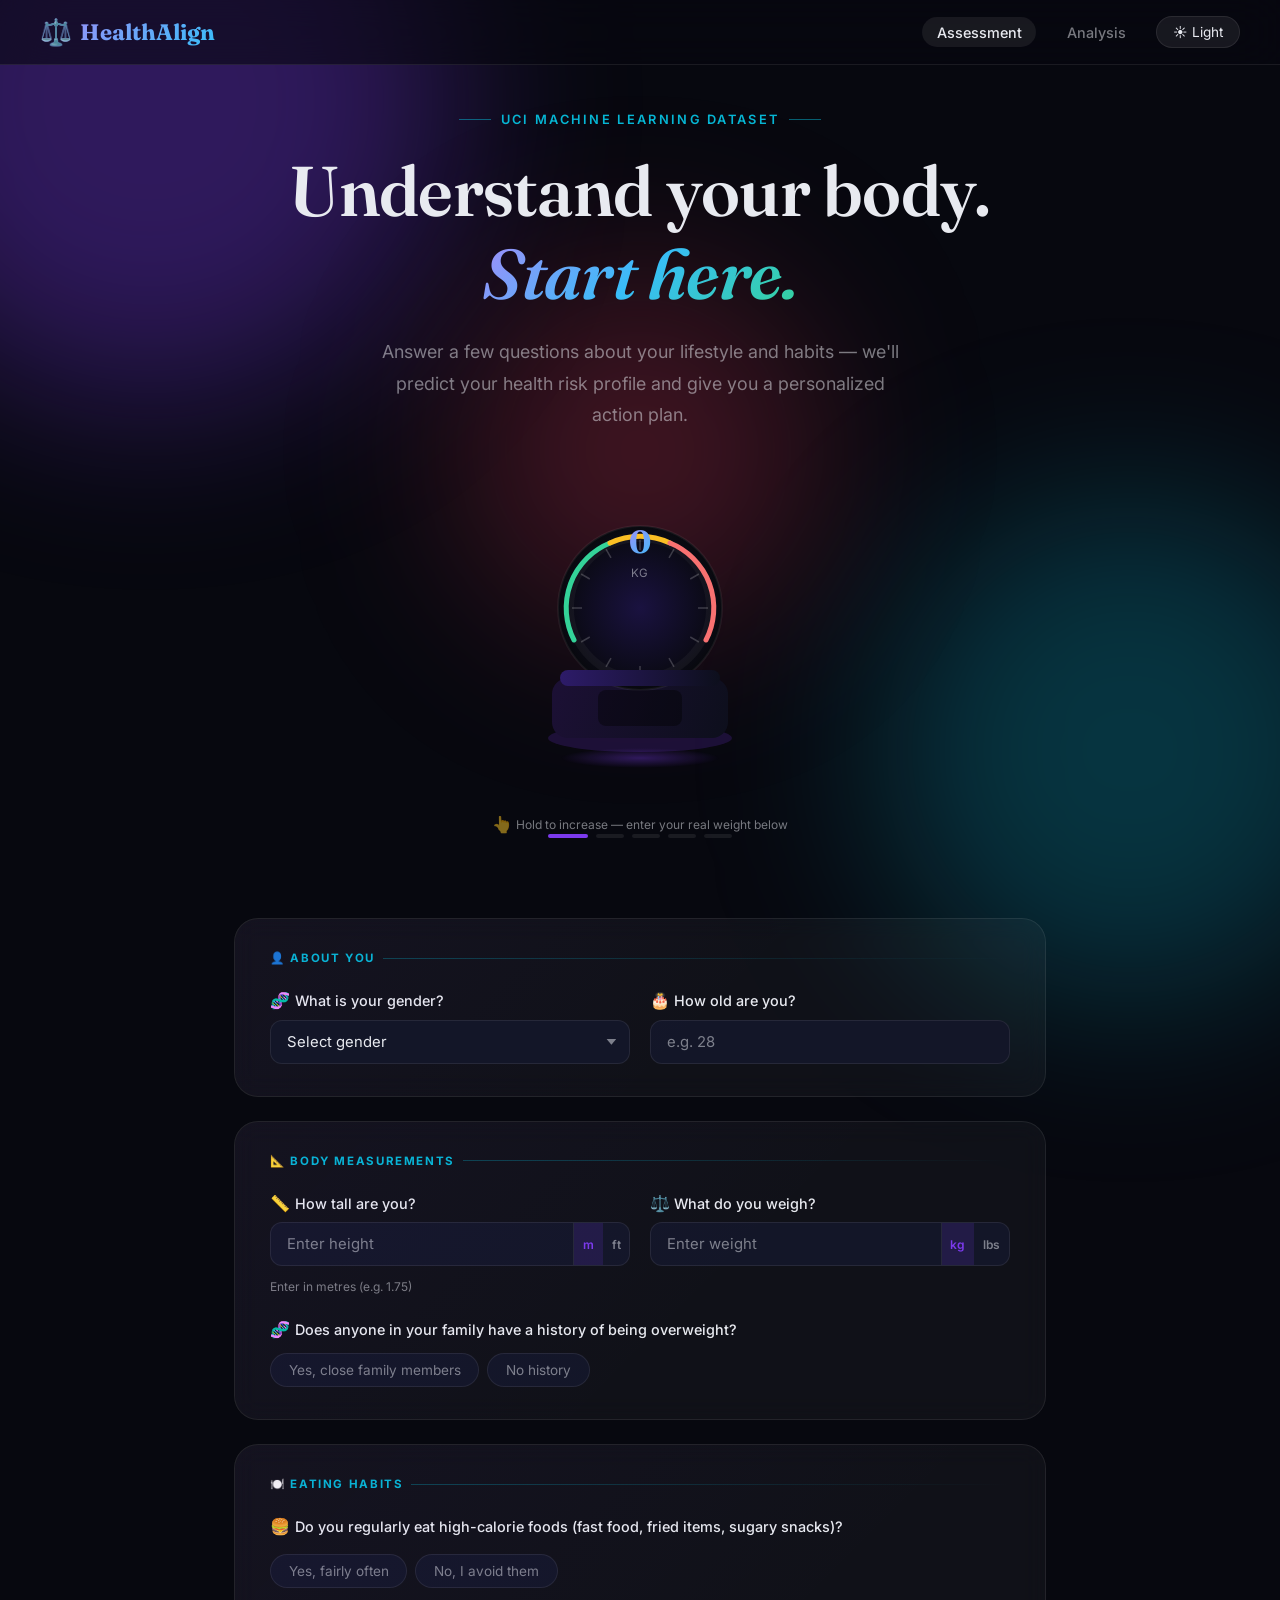
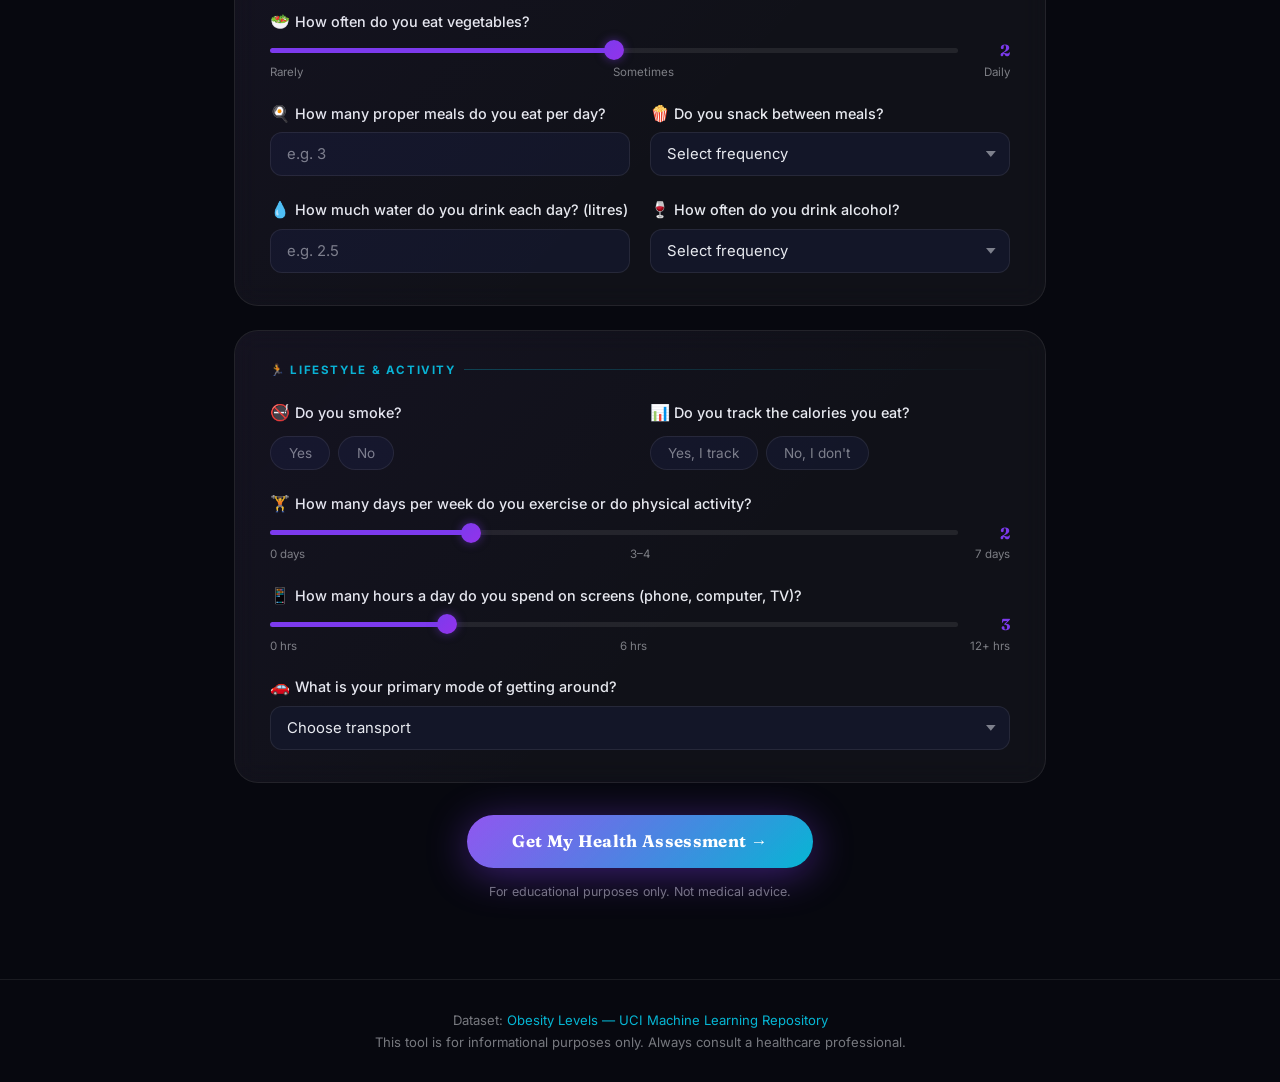
<file: templates/index.html>
<!DOCTYPE html>
<html lang="en" data-theme="dark">
<head>
<meta charset="UTF-8"/>
<meta name="viewport" content="width=device-width,initial-scale=1.0"/>
<title>HealthAlign — Know Your Body</title>
<link rel="preconnect" href="https://fonts.googleapis.com"/>
<link rel="preconnect" href="https://fonts.gstatic.com" crossorigin/>
<link href="https://fonts.googleapis.com/css2?family=Fraunces:ital,opsz,wght@0,9..144,400;0,9..144,500;0,9..144,600;0,9..144,700;1,9..144,500;1,9..144,600&family=Inter:wght@300;400;500;600&display=swap" rel="stylesheet"/>
<style>
/* ═══════════════════════════════════════════════════
   DESIGN TOKENS
═══════════════════════════════════════════════════ */
:root {
  --bg:        #07080f;
  --bg2:       #0d0f1c;
  --bg3:       #131628;
  --surface:   rgba(255,255,255,0.04);
  --surface2:  rgba(255,255,255,0.07);
  --border:    rgba(255,255,255,0.08);
  --text:      #e8eaf0;
  --muted:     rgba(232,234,240,0.5);
  --accent:    #7c3aed;
  --accent2:   #06b6d4;
  --rose:      #f43f5e;
  --gold:      #f59e0b;
  --green:     #10b981;

  --glow-v:    rgba(124,58,237,0.35);
  --glow-c:    rgba(6,182,212,0.25);
  --glow-r:    rgba(244,63,94,0.25);

  --r:         16px;
  --r2:        24px;
  --r3:        12px;
  --ease:      cubic-bezier(0.16,1,0.3,1);

  --font-head: 'Fraunces', serif;
  --font-body: 'Inter', sans-serif;
}
[data-theme="light"] {
  --bg:        #f0f2ff;
  --bg2:       #e8eaff;
  --bg3:       #dde0ff;
  --surface:   rgba(255,255,255,0.7);
  --surface2:  rgba(255,255,255,0.9);
  --border:    rgba(100,80,200,0.15);
  --text:      #1a1030;
  --muted:     rgba(26,16,48,0.55);
  --glow-v:    rgba(124,58,237,0.12);
  --glow-c:    rgba(6,182,212,0.10);
  --glow-r:    rgba(244,63,94,0.10);
}

/* ═══ RESET ═══ */
*,*::before,*::after{margin:0;padding:0;box-sizing:border-box}
html{scroll-behavior:smooth;font-size:16px}
body{
  font-family:var(--font-body);
  background:var(--bg);
  color:var(--text);
  min-height:100vh;
  overflow-x:hidden;
  transition:background .4s,color .4s;
}

/* ═══ AMBIENT ORBS ═══ */
.orb{
  position:fixed;pointer-events:none;border-radius:50%;filter:blur(90px);
  animation:orbFloat 12s ease-in-out infinite;z-index:0;
}
.orb1{width:600px;height:600px;background:var(--glow-v);top:-200px;left:-150px;animation-delay:0s}
.orb2{width:500px;height:500px;background:var(--glow-c);bottom:-100px;right:-100px;animation-delay:-5s}
.orb3{width:350px;height:350px;background:var(--glow-r);top:50%;left:50%;transform:translate(-50%,-50%);animation-delay:-8s}
@keyframes orbFloat{
  0%,100%{transform:translate(0,0)}
  33%{transform:translate(30px,-40px)}
  66%{transform:translate(-20px,30px)}
}

/* ═══ NAV ═══ */
.nav{
  position:fixed;top:0;left:0;right:0;z-index:100;
  display:flex;justify-content:space-between;align-items:center;
  padding:1rem 2.5rem;
  background:rgba(7,8,15,0.6);
  backdrop-filter:blur(24px);
  border-bottom:1px solid var(--border);
  transition:background .4s;
}
[data-theme="light"] .nav{background:rgba(240,242,255,0.7)}
.nav-logo{
  font-family:var(--font-head);font-weight:700;font-size:1.4rem;
  background:linear-gradient(135deg,#a78bfa,#38bdf8);
  -webkit-background-clip:text;-webkit-text-fill-color:transparent;background-clip:text;
  display:flex;align-items:center;gap:.5rem;
}
.nav-logo span{font-size:1.6rem;-webkit-text-fill-color:initial}
.nav-right{display:flex;gap:1rem;align-items:center}
.nav-link{
  color:var(--muted);text-decoration:none;font-size:.9rem;font-weight:500;
  padding:.4rem .9rem;border-radius:99px;transition:all .25s;
}
.nav-link:hover,.nav-link.active{color:var(--text);background:var(--surface2)}
.theme-btn{
  background:var(--surface2);border:1px solid var(--border);
  color:var(--text);border-radius:99px;padding:.45rem 1rem;
  font-size:.85rem;cursor:pointer;display:flex;align-items:center;gap:.4rem;
  transition:all .3s;font-family:var(--font-body);
}
.theme-btn:hover{background:var(--surface);box-shadow:0 0 16px var(--glow-v)}

/* ═══ HERO SECTION ═══ */
.hero{
  min-height:100vh;display:flex;flex-direction:column;
  align-items:center;justify-content:center;
  padding:7rem 2rem 3rem;position:relative;z-index:1;text-align:center;
}
.hero-eyebrow{
  font-family:var(--font-body);
  font-size:.8rem;letter-spacing:.18em;text-transform:uppercase;
  color:var(--accent2);font-weight:600;margin-bottom:1.4rem;
  display:inline-flex;align-items:center;gap:.6rem;
}
.hero-eyebrow::before,.hero-eyebrow::after{
  content:'';width:32px;height:1px;background:var(--accent2);opacity:.5;
}
.hero-title{
  font-family:var(--font-head);font-weight:600;
  font-size:clamp(2.6rem,6vw,4.4rem);line-height:1.18;
  letter-spacing:-0.01em;
  margin-bottom:1.3rem;
}
.hero-title .gr{
  font-style:italic;font-weight:600;
  background:linear-gradient(135deg,#a78bfa 0%,#38bdf8 50%,#34d399 100%);
  -webkit-background-clip:text;-webkit-text-fill-color:transparent;background-clip:text;
}
.hero-sub{
  font-family:var(--font-body);
  font-size:1.12rem;color:var(--muted);max-width:520px;
  line-height:1.75;margin-bottom:3rem;font-weight:400;
}

/* ═══ SCALE ANIMATION ═══ */
.scale-wrap{
  position:relative;width:220px;height:280px;
  margin:0 auto 2.5rem;cursor:pointer;user-select:none;
}
.scale-svg{width:100%;height:100%}
/* glow ring under scale */
.scale-glow{
  position:absolute;bottom:-10px;left:50%;transform:translateX(-50%);
  width:160px;height:20px;
  background:radial-gradient(ellipse,var(--glow-v) 0%,transparent 70%);
  animation:glowPulse 2s ease-in-out infinite;
}
@keyframes glowPulse{0%,100%{opacity:.6;transform:translateX(-50%) scaleX(1)}50%{opacity:1;transform:translateX(-50%) scaleX(1.15)}}
.scale-readout{
  position:absolute;top:44px;left:50%;transform:translateX(-50%);
  text-align:center;pointer-events:none;
}
.scale-kg{
  font-family:var(--font-head);font-weight:700;font-size:2rem;
  background:linear-gradient(135deg,#a78bfa,#38bdf8);
  -webkit-background-clip:text;-webkit-text-fill-color:transparent;background-clip:text;
  display:block;transition:all .2s;
}
.scale-unit{font-size:.72rem;color:var(--muted);letter-spacing:.08em}
.scale-hint{
  font-size:.75rem;color:var(--muted);margin-top:1rem;
  display:flex;align-items:center;gap:.3rem;justify-content:center;
}
.scale-hint::before{content:'👆';font-size:1rem}

/* needle pivot animation */
.needle-pivot{transform-origin:50% 100%;animation:needleIdle 3s ease-in-out infinite}
@keyframes needleIdle{0%,100%{transform:rotate(-2deg)}50%{transform:rotate(2deg)}}

/* ═══ PROGRESS INDICATOR ═══ */
.progress-wrap{
  display:flex;gap:.5rem;margin-bottom:2rem;align-items:center;
  justify-content:center;
}
.prog-step{
  width:28px;height:4px;border-radius:99px;
  background:var(--border);transition:all .4s var(--ease);
}
.prog-step.active{background:var(--accent);width:40px}
.prog-step.done{background:var(--green)}

/* ═══ FORM WRAPPER ═══ */
.form-outer{
  max-width:860px;margin:0 auto;padding:0 1.5rem 5rem;
  position:relative;z-index:1;
}

/* ═══ CARD SECTION ═══ */
.card{
  background:var(--surface);
  border:1px solid var(--border);
  border-radius:var(--r2);
  padding:2rem 2.2rem;
  margin-bottom:1.5rem;
  backdrop-filter:blur(12px);
  transition:all .35s var(--ease);
  position:relative;overflow:hidden;
}
.card::before{
  content:'';position:absolute;inset:0;
  background:linear-gradient(135deg,rgba(124,58,237,.04) 0%,transparent 60%);
  pointer-events:none;
}
.card:hover{border-color:rgba(124,58,237,.3);box-shadow:0 0 40px var(--glow-v)}
.card-label{
  font-family:var(--font-body);font-size:.72rem;font-weight:700;
  letter-spacing:.14em;text-transform:uppercase;
  color:var(--accent2);margin-bottom:1.5rem;
  display:flex;align-items:center;gap:.5rem;
}
.card-label::after{content:'';flex:1;height:1px;background:linear-gradient(90deg,var(--accent2),transparent);opacity:.3}

/* ═══ INPUT ROW ═══ */
.row2{display:grid;grid-template-columns:1fr 1fr;gap:1.2rem}
.row3{display:grid;grid-template-columns:1fr 1fr 1fr;gap:1.2rem}
@media(max-width:640px){.row2,.row3{grid-template-columns:1fr}}

.field{display:flex;flex-direction:column;gap:.5rem}
.field-q{
  font-size:.9rem;font-weight:500;color:var(--text);
  line-height:1.4;
}
.field-q .emoji{margin-right:.3rem;font-size:1rem}

/* ═══ STYLED SELECT ═══ */
.sel-wrap{position:relative}
.sel-wrap select{
  width:100%;appearance:none;-webkit-appearance:none;
  background:var(--bg3);
  border:1px solid var(--border);
  color:var(--text);
  border-radius:var(--r3);
  padding:.75rem 2.8rem .75rem 1rem;
  font-size:.93rem;font-family:var(--font-body);
  cursor:pointer;
  transition:border-color .25s,box-shadow .25s;
  outline:none;
}
.sel-wrap select:focus{border-color:var(--accent);box-shadow:0 0 0 3px rgba(124,58,237,.18)}
.sel-wrap::after{
  content:'';position:absolute;right:14px;top:50%;transform:translateY(-50%);
  width:10px;height:6px;pointer-events:none;
  background:var(--muted);
  clip-path:polygon(0 0,100% 0,50% 100%);
}

/* ═══ NUMBER INPUT WITH UNIT SWITCHER ═══ */
.num-unit-wrap{
  display:flex;border:1px solid var(--border);
  border-radius:var(--r3);overflow:hidden;
  background:var(--bg3);
  transition:border-color .25s,box-shadow .25s;
}
.num-unit-wrap:focus-within{border-color:var(--accent);box-shadow:0 0 0 3px rgba(124,58,237,.18)}
.num-unit-wrap input{
  flex:1;background:transparent;border:none;outline:none;
  padding:.75rem 1rem;color:var(--text);font-size:.93rem;font-family:var(--font-body);
}
.num-unit-wrap input::placeholder{color:var(--muted)}
.unit-toggle{
  display:flex;border-left:1px solid var(--border);
}
.unit-toggle label{
  display:flex;align-items:center;padding:.4rem .55rem;
  font-size:.75rem;font-weight:600;cursor:pointer;
  color:var(--muted);transition:all .2s;white-space:nowrap;
}
.unit-toggle input[type=radio]{display:none}
.unit-toggle input[type=radio]:checked + label{
  color:var(--accent);background:rgba(124,58,237,.15);
}
.unit-toggle label:hover{color:var(--text)}

/* ═══ PLAIN NUMBER INPUT ═══ */
.plain-input{
  width:100%;background:var(--bg3);border:1px solid var(--border);
  color:var(--text);border-radius:var(--r3);
  padding:.75rem 1rem;font-size:.93rem;font-family:var(--font-body);
  outline:none;transition:border-color .25s,box-shadow .25s;
}
.plain-input::placeholder{color:var(--muted)}
.plain-input:focus{border-color:var(--accent);box-shadow:0 0 0 3px rgba(124,58,237,.18)}

/* ═══ CHIP TOGGLE ═══ */
.chips{display:flex;flex-wrap:wrap;gap:.5rem;margin-top:.3rem}
.chip-in{display:none}
.chip-lbl{
  padding:.5rem 1.1rem;border-radius:99px;
  border:1px solid var(--border);font-size:.85rem;
  cursor:pointer;transition:all .25s var(--ease);
  color:var(--muted);background:var(--bg3);user-select:none;
}
.chip-in:checked + .chip-lbl{
  background:linear-gradient(135deg,var(--accent),#9333ea);
  color:#fff;border-color:transparent;
  box-shadow:0 4px 18px rgba(124,58,237,.4);
  transform:translateY(-2px);
}
.chip-lbl:hover{border-color:var(--accent);color:var(--text)}

/* ═══ RANGE SLIDER ═══ */
.range-field{position:relative}
.range-row{display:flex;align-items:center;gap:1rem}
.range-val{
  min-width:36px;text-align:right;font-weight:700;
  font-size:1rem;color:var(--accent);font-family:var(--font-head);
}
input[type=range]{
  flex:1;height:5px;border-radius:99px;
  background:var(--border);outline:none;
  -webkit-appearance:none;appearance:none;cursor:pointer;
  transition:background .2s;
}
input[type=range]::-webkit-slider-thumb{
  -webkit-appearance:none;width:20px;height:20px;border-radius:50%;
  background:linear-gradient(135deg,var(--accent),#9333ea);
  box-shadow:0 0 10px rgba(124,58,237,.5);
  cursor:pointer;transition:transform .2s,box-shadow .2s;
}
input[type=range]::-webkit-slider-thumb:hover{transform:scale(1.2);box-shadow:0 0 18px rgba(124,58,237,.7)}
input[type=range]::-moz-range-thumb{width:20px;height:20px;border-radius:50%;border:none;background:linear-gradient(135deg,var(--accent),#9333ea);cursor:pointer}
.range-labels{display:flex;justify-content:space-between;font-size:.72rem;color:var(--muted);margin-top:.3rem}

/* ═══ SUBMIT BUTTON ═══ */
.submit-wrap{margin-top:2rem;text-align:center}
.btn-submit{
  display:inline-flex;align-items:center;gap:.7rem;
  background:linear-gradient(135deg,#7c3aed,#06b6d4);
  color:#fff;border:none;border-radius:99px;
  padding:1rem 2.8rem;font-size:1.05rem;font-weight:700;
  font-family:var(--font-head);cursor:pointer;letter-spacing:.02em;
  box-shadow:0 6px 40px rgba(124,58,237,.45);
  transition:all .3s var(--ease);position:relative;overflow:hidden;
}
.btn-submit::before{
  content:'';position:absolute;inset:0;
  background:linear-gradient(135deg,rgba(255,255,255,.15),transparent);
  border-radius:inherit;
}
.btn-submit:hover{transform:translateY(-3px);box-shadow:0 12px 50px rgba(124,58,237,.6)}
.btn-submit:active{transform:translateY(-1px)}
.btn-submit .spin{
  width:18px;height:18px;border:2px solid rgba(255,255,255,.3);
  border-top-color:#fff;border-radius:50%;animation:spin .7s linear infinite;display:none;
}
@keyframes spin{to{transform:rotate(360deg)}}
.btn-submit.loading .spin{display:block}
.btn-submit.loading .btn-text{display:none}

/* ═══ FOOTER ═══ */
footer{
  text-align:center;padding:2rem;color:var(--muted);font-size:.82rem;
  border-top:1px solid var(--border);position:relative;z-index:1;
}
footer span{color:var(--accent2)}

/* ═══ FADE-IN ANIMATION ═══ */
.fade-up{opacity:0;transform:translateY(28px);transition:opacity .7s var(--ease),transform .7s var(--ease)}
.fade-up.visible{opacity:1;transform:none}
</style>
</head>
<body>

<div class="orb orb1"></div>
<div class="orb orb2"></div>
<div class="orb orb3"></div>

<!-- NAV -->
<nav class="nav">
  <div class="nav-logo"><span>⚖️</span> HealthAlign</div>
  <div class="nav-right">
    <a href="/" class="nav-link active">Assessment</a>
    <a href="/analysis" class="nav-link">Analysis</a>
    <button class="theme-btn" id="themeBtn">🌙 Dark</button>
  </div>
</nav>

<!-- HERO -->
<section class="hero">
  <div class="hero-eyebrow">UCI Machine Learning Dataset</div>
  <h1 class="hero-title">Understand your body.<br><span class="gr">Start here.</span></h1>
  <p class="hero-sub">Answer a few questions about your lifestyle and habits — we'll predict your health risk profile and give you a personalized action plan.</p>

  <!-- SCALE -->
  <div class="scale-wrap" id="scaleWrap" title="Press and hold to increase weight">
    <svg class="scale-svg" viewBox="0 0 220 280" fill="none" xmlns="http://www.w3.org/2000/svg">
      <!-- base -->
      <ellipse cx="110" cy="260" rx="92" ry="14" fill="rgba(124,58,237,0.18)"/>
      <!-- body -->
      <rect x="22" y="200" width="176" height="60" rx="16" fill="url(#bodyGrad)"/>
      <!-- dial face -->
      <circle cx="110" cy="130" r="82" fill="url(#dialBg)" stroke="rgba(255,255,255,0.06)" stroke-width="2"/>
      <circle cx="110" cy="130" r="70" fill="none" stroke="rgba(255,255,255,0.04)" stroke-width="8"/>
      <!-- tick marks -->
      <g stroke="rgba(255,255,255,0.2)" stroke-width="1.5">
        <line x1="110" y1="62" x2="110" y2="72"/>
        <line x1="110" y1="62" x2="110" y2="72" transform="rotate(30 110 130)"/>
        <line x1="110" y1="62" x2="110" y2="72" transform="rotate(60 110 130)"/>
        <line x1="110" y1="62" x2="110" y2="72" transform="rotate(90 110 130)"/>
        <line x1="110" y1="62" x2="110" y2="72" transform="rotate(120 110 130)"/>
        <line x1="110" y1="62" x2="110" y2="72" transform="rotate(150 110 130)"/>
        <line x1="110" y1="62" x2="110" y2="72" transform="rotate(180 110 130)"/>
        <line x1="110" y1="62" x2="110" y2="72" transform="rotate(210 110 130)"/>
        <line x1="110" y1="62" x2="110" y2="72" transform="rotate(240 110 130)"/>
        <line x1="110" y1="62" x2="110" y2="72" transform="rotate(270 110 130)"/>
        <line x1="110" y1="62" x2="110" y2="72" transform="rotate(300 110 130)"/>
        <line x1="110" y1="62" x2="110" y2="72" transform="rotate(330 110 130)"/>
      </g>
      <!-- arc colour bands -->
      <path d="M 44 162 A 70 70 0 0 1 80 65" stroke="#34d399" stroke-width="5" fill="none" stroke-linecap="round"/>
      <path d="M 80 65 A 70 70 0 0 1 140 65" stroke="#fbbf24" stroke-width="5" fill="none" stroke-linecap="round"/>
      <path d="M 140 65 A 70 70 0 0 1 176 162" stroke="#f87171" stroke-width="5" fill="none" stroke-linecap="round"/>
      <!-- needle group — animated -->
      <g id="scaleNeedle" class="needle-pivot">
        <line x1="110" y1="130" x2="110" y2="68" stroke="url(#needleGrad)" stroke-width="2.5" stroke-linecap="round"/>
        <circle cx="110" cy="130" r="6" fill="#a78bfa"/>
        <circle cx="110" cy="130" r="3" fill="#fff"/>
      </g>
      <!-- display window on body -->
      <rect x="68" y="212" width="84" height="36" rx="8" fill="rgba(0,0,0,0.4)"/>
      <!-- platform -->
      <rect x="30" y="192" width="160" height="16" rx="8" fill="url(#platGrad)"/>

      <defs>
        <linearGradient id="bodyGrad" x1="22" y1="200" x2="198" y2="260" gradientUnits="userSpaceOnUse">
          <stop offset="0%" stop-color="#1c1035"/>
          <stop offset="100%" stop-color="#0d0f1c"/>
        </linearGradient>
        <radialGradient id="dialBg" cx="50%" cy="50%">
          <stop offset="0%" stop-color="#1a1240"/>
          <stop offset="100%" stop-color="#08090e"/>
        </radialGradient>
        <linearGradient id="needleGrad" x1="0" y1="0" x2="0" y2="1">
          <stop offset="0%" stop-color="#a78bfa"/>
          <stop offset="100%" stop-color="#7c3aed"/>
        </linearGradient>
        <linearGradient id="platGrad" x1="30" y1="192" x2="190" y2="192" gradientUnits="userSpaceOnUse">
          <stop offset="0%" stop-color="#2d1b69"/>
          <stop offset="100%" stop-color="#0d0f1c"/>
        </linearGradient>
      </defs>
    </svg>
    <div class="scale-readout">
      <span class="scale-kg" id="scaleKg">0</span>
      <span class="scale-unit">KG</span>
    </div>
    <div class="scale-glow"></div>
  </div>
  <div class="scale-hint">Hold to increase — enter your real weight below</div>

  <!-- progress dots -->
  <div class="progress-wrap">
    <div class="prog-step active" id="p1"></div>
    <div class="prog-step" id="p2"></div>
    <div class="prog-step" id="p3"></div>
    <div class="prog-step" id="p4"></div>
    <div class="prog-step" id="p5"></div>
  </div>
</section>

<!-- FORM -->
<div class="form-outer">
  <form id="mainForm">

    <!-- SECTION 1: WHO ARE YOU -->
    <div class="card fade-up" data-step="1">
      <div class="card-label">👤 About You</div>
      <div class="row2">
        <div class="field">
          <div class="field-q"><span class="emoji">🧬</span>What is your gender?</div>
          <div class="sel-wrap">
            <select name="Gender" required>
              <option value="">Select gender</option>
              <option value="Male">Male</option>
              <option value="Female">Female</option>
            </select>
          </div>
        </div>
        <div class="field">
          <div class="field-q"><span class="emoji">🎂</span>How old are you?</div>
          <input class="plain-input" type="number" name="Age" min="5" max="120" placeholder="e.g. 28" required/>
        </div>
      </div>
    </div>

    <!-- SECTION 2: BODY STATS -->
    <div class="card fade-up" data-step="2">
      <div class="card-label">📐 Body Measurements</div>
      <div class="row2">
        <div class="field">
          <div class="field-q"><span class="emoji">📏</span>How tall are you?</div>
          <div class="num-unit-wrap">
            <input type="number" id="heightVal" name="Height" min="0.5" max="9 " step="0.01" placeholder="Enter height" required/>
            <div class="unit-toggle">
              <input type="radio" name="height_unit" id="hm" value="m" checked/>
              <label for="hm">m</label>
              <input type="radio" name="height_unit" id="hft" value="ft"/>
              <label for="hft">ft</label>
            </div>
          </div>
          <span id="heightHint" style="font-size:.75rem;color:var(--muted);margin-top:.3rem">Enter in metres (e.g. 1.75)</span>
        </div>
        <div class="field">
          <div class="field-q"><span class="emoji">⚖️</span>What do you weigh?</div>
          <div class="num-unit-wrap">
            <input type="number" id="weightVal" name="Weight" min="20" max="999" step="0.1" placeholder="Enter weight" required/>
            <div class="unit-toggle">
              <input type="radio" name="weight_unit" id="wkg" value="kg" checked/>
              <label for="wkg">kg</label>
              <input type="radio" name="weight_unit" id="wlbs" value="lbs"/>
              <label for="wlbs">lbs</label>
            </div>
          </div>
        </div>
      </div>
      <div style="margin-top:1.5rem">
        <div class="field">
          <div class="field-q"><span class="emoji">🧬</span>Does anyone in your family have a history of being overweight?</div>
          <div class="chips">
            <input class="chip-in" type="radio" name="family_history_with_overweight" id="fhY" value="yes" required/>
            <label class="chip-lbl" for="fhY">Yes, close family members</label>
            <input class="chip-in" type="radio" name="family_history_with_overweight" id="fhN" value="no"/>
            <label class="chip-lbl" for="fhN">No history</label>
          </div>
        </div>
      </div>
    </div>

    <!-- SECTION 3: FOOD HABITS -->
    <div class="card fade-up" data-step="3">
      <div class="card-label">🍽️ Eating Habits</div>

      <div class="field" style="margin-bottom:1.4rem">
        <div class="field-q"><span class="emoji">🍔</span>Do you regularly eat high-calorie foods (fast food, fried items, sugary snacks)?</div>
        <div class="chips" style="margin-top:.5rem">
          <input class="chip-in" type="radio" name="FAVC" id="favcY" value="yes" required/>
          <label class="chip-lbl" for="favcY">Yes, fairly often</label>
          <input class="chip-in" type="radio" name="FAVC" id="favcN" value="no"/>
          <label class="chip-lbl" for="favcN">No, I avoid them</label>
        </div>
      </div>

      <div class="field" style="margin-bottom:1.4rem">
        <div class="field-q"><span class="emoji">🥗</span>How often do you eat vegetables?</div>
        <div class="range-field">
          <div class="range-row">
            <input type="range" name="FCVC" id="fcvcR" min="1" max="3" step="0.5" value="2"/>
            <span class="range-val" id="fcvcV">2</span>
          </div>
          <div class="range-labels"><span>Rarely</span><span>Sometimes</span><span>Daily</span></div>
        </div>
      </div>

      <div class="row2">
        <div class="field">
          <div class="field-q"><span class="emoji">🍳</span>How many proper meals do you eat per day?</div>
          <input class="plain-input" type="number" name="NCP" min="1" max="10" step="0.5" placeholder="e.g. 3" required/>
        </div>
        <div class="field">
          <div class="field-q"><span class="emoji">🍿</span>Do you snack between meals?</div>
          <div class="sel-wrap">
            <select name="CAEC" required>
              <option value="">Select frequency</option>
              <option value="no">No, never</option>
              <option value="sometimes">Sometimes</option>
              <option value="frequently">Frequently</option>
              <option value="always">Always</option>
            </select>
          </div>
        </div>
      </div>

      <div class="row2" style="margin-top:1.4rem">
        <div class="field">
          <div class="field-q"><span class="emoji">💧</span>How much water do you drink each day? (litres)</div>
          <input class="plain-input" type="number" name="CH2O" min="0" max="10" step="0.1" placeholder="e.g. 2.5" required/>
        </div>
        <div class="field">
          <div class="field-q"><span class="emoji">🍷</span>How often do you drink alcohol?</div>
          <div class="sel-wrap">
            <select name="CALC" required>
              <option value="">Select frequency</option>
              <option value="no">I don't drink</option>
              <option value="sometimes">Occasionally</option>
              <option value="frequently">Frequently</option>
              <option value="always">Daily</option>
            </select>
          </div>
        </div>
      </div>
    </div>

    <!-- SECTION 4: LIFESTYLE -->
    <div class="card fade-up" data-step="4">
      <div class="card-label">🏃 Lifestyle & Activity</div>

      <div class="row2" style="margin-bottom:1.4rem">
        <div class="field">
          <div class="field-q"><span class="emoji">🚭</span>Do you smoke?</div>
          <div class="chips">
            <input class="chip-in" type="radio" name="SMOKE" id="smkY" value="yes" required/>
            <label class="chip-lbl" for="smkY">Yes</label>
            <input class="chip-in" type="radio" name="SMOKE" id="smkN" value="no"/>
            <label class="chip-lbl" for="smkN">No</label>
          </div>
        </div>
        <div class="field">
          <div class="field-q"><span class="emoji">📊</span>Do you track the calories you eat?</div>
          <div class="chips">
            <input class="chip-in" type="radio" name="SCC" id="sccY" value="yes" required/>
            <label class="chip-lbl" for="sccY">Yes, I track</label>
            <input class="chip-in" type="radio" name="SCC" id="sccN" value="no"/>
            <label class="chip-lbl" for="sccN">No, I don't</label>
          </div>
        </div>
      </div>

      <div class="field" style="margin-bottom:1.4rem">
        <div class="field-q"><span class="emoji">🏋️</span>How many days per week do you exercise or do physical activity?</div>
        <div class="range-field">
          <div class="range-row">
            <input type="range" name="FAF" id="fafR" min="0" max="7" step="0.5" value="2"/>
            <span class="range-val" id="fafV">2</span>
          </div>
          <div class="range-labels"><span>0 days</span><span>3–4</span><span>7 days</span></div>
        </div>
      </div>

      <div class="field" style="margin-bottom:1.4rem">
        <div class="field-q"><span class="emoji">📱</span>How many hours a day do you spend on screens (phone, computer, TV)?</div>
        <div class="range-field">
          <div class="range-row">
            <input type="range" name="TUE" id="tueR" min="0" max="12" step="0.5" value="3"/>
            <span class="range-val" id="tueV">3</span>
          </div>
          <div class="range-labels"><span>0 hrs</span><span>6 hrs</span><span>12+ hrs</span></div>
        </div>
      </div>

      <div class="field">
        <div class="field-q"><span class="emoji">🚗</span>What is your primary mode of getting around?</div>
        <div class="sel-wrap">
          <select name="MTRANS" required>
            <option value="">Choose transport</option>
            <option value="Automobile">Car / Automobile</option>
            <option value="Motorbike">Motorbike / Scooter</option>
            <option value="Bike">Bicycle</option>
            <option value="Public_Transportation">Public Transport</option>
            <option value="Walking">I mostly walk</option>
          </select>
        </div>
      </div>
    </div>

    <!-- SUBMIT -->
    <div class="submit-wrap fade-up">
      <button type="submit" class="btn-submit" id="submitBtn">
        <div class="spin" id="btnSpin"></div>
        <span class="btn-text">Get My Health Assessment →</span>
      </button>
      <p style="margin-top:1rem;font-size:.78rem;color:var(--muted)">
        For educational purposes only. Not medical advice.
      </p>
    </div>

  </form>
</div>

<footer>
  <p>Dataset: <span>Obesity Levels — UCI Machine Learning Repository</span></p>
  <p style="margin-top:.4rem">This tool is for informational purposes only. Always consult a healthcare professional.</p>
</footer>

<script>
/* ── THEME ── */
const root = document.documentElement;
const themeBtn = document.getElementById('themeBtn');
let dark = localStorage.getItem('theme') !== 'light';
function applyTheme(d){
  root.setAttribute('data-theme', d ? 'dark' : 'light');
  themeBtn.textContent = d ? '☀️ Light' : '🌙 Dark';
  localStorage.setItem('theme', d ? 'dark' : 'light');
}
applyTheme(dark);
themeBtn.addEventListener('click', () => { dark = !dark; applyTheme(dark); });

/* ── SCALE ANIMATION ── */
const scaleKg = document.getElementById('scaleKg');
const needle  = document.getElementById('scaleNeedle');
const weightInput = document.querySelector('input[name="Weight"]');
let scaleVal = 0, pressTimer = null, pressInterval = null;

function setScale(v) {
  scaleVal = Math.min(200, Math.max(0, v));
  scaleKg.textContent = Math.round(scaleVal);
  // rotate needle -90 to +90 deg mapped to 0-200kg
  const deg = -90 + (scaleVal / 200) * 180;
  needle.style.transform = `rotate(${deg}deg)`;
}

const wrap = document.getElementById('scaleWrap');
wrap.addEventListener('mousedown', startPress);
wrap.addEventListener('touchstart', startPress, {passive:true});
wrap.addEventListener('mouseup', stopPress);
wrap.addEventListener('mouseleave', stopPress);
wrap.addEventListener('touchend', stopPress);

function startPress(e) {
  pressTimer = setTimeout(() => {
    pressInterval = setInterval(() => { setScale(scaleVal + 2); }, 60);
  }, 300);
}
function stopPress() {
  clearTimeout(pressTimer);
  clearInterval(pressInterval);
}

// sync with weight input
weightInput.addEventListener('input', function(){
  let v = parseFloat(this.value)||0;
  const unit = document.querySelector('input[name="weight_unit"]:checked')?.value;
  if(unit === 'lbs') v = v * 0.453592;
  setScale(v);
});
document.querySelectorAll('input[name="weight_unit"]').forEach(r => r.addEventListener('change', () => {
  weightInput.dispatchEvent(new Event('input'));
}));
setScale(0);

/* ── HEIGHT HINT ── */
document.querySelectorAll('input[name="height_unit"]').forEach(r => {
  r.addEventListener('change', function(){
    const hint = document.getElementById('heightHint');
    const hi = document.getElementById('heightVal');
    if(this.value === 'ft'){
      hint.textContent = 'Enter in feet (e.g. 5.9)';
      hi.setAttribute('placeholder','e.g. 5.9');
      hi.setAttribute('max','9');
      hi.setAttribute('min','1');
    } else {
      hint.textContent = 'Enter in metres (e.g. 1.75)';
      hi.setAttribute('placeholder','e.g. 1.75');
      hi.setAttribute('max','3');
      hi.setAttribute('min','0.5');
    }
  });
});

/* ── RANGE LABELS ── */
[['fcvcR','fcvcV'],['fafR','fafV'],['tueR','tueV']].forEach(([id,vid]) => {
  const r = document.getElementById(id), v = document.getElementById(vid);
  if(!r||!v) return;
  function upd(){ v.textContent = parseFloat(r.value).toFixed(r.step==='.5'?1:0); updateTrack(r); }
  r.addEventListener('input', upd); upd();
});

function updateTrack(r){
  const pct = (r.value - r.min)/(r.max - r.min)*100;
  r.style.background = `linear-gradient(to right,#7c3aed ${pct}%,var(--border) ${pct}%)`;
}
document.querySelectorAll('input[type=range]').forEach(updateTrack);

/* ── PROGRESS STEPS ── */
const stepMap = [[1,'p1'],[2,'p2'],[3,'p3'],[4,'p4']];
function updateProgress(){
  const cards = document.querySelectorAll('.card[data-step]');
  let done = 0;
  cards.forEach(c => {
    const step = parseInt(c.dataset.step);
    const inputs = c.querySelectorAll('input:required, select:required');
    let filled = true;
    inputs.forEach(i => {
      if(i.type === 'radio'){
        const grp = c.querySelectorAll(`input[name="${i.name}"]`);
        const chk = [...grp].some(r=>r.checked);
        if(!chk) filled = false;
      } else if(!i.value.trim()) filled = false;
    });
    const dot = document.getElementById('p'+step);
    if(dot){ dot.className = 'prog-step' + (filled?' done':step===1?' active':''); }
    if(filled) done++;
  });
}
document.getElementById('mainForm').addEventListener('input', updateProgress);
updateProgress();

/* ── SCROLL FADE-IN ── */
const io = new IntersectionObserver(entries => {
  entries.forEach(e => { if(e.isIntersecting) e.target.classList.add('visible'); });
},{threshold:0.1});
document.querySelectorAll('.fade-up').forEach(el => io.observe(el));

/* ── FORM SUBMIT ── */
document.getElementById('mainForm').addEventListener('submit', async function(e){
  e.preventDefault();
  const btn = document.getElementById('submitBtn');
  btn.classList.add('loading');

  const fd = new FormData(this);
  const payload = Object.fromEntries(fd.entries());

  try {
    const res = await fetch('/api/predict', {
      method:'POST',
      headers:{'Content-Type':'application/json'},
      body: JSON.stringify(payload)
    });
    const data = await res.json();

    if(data.success){
      sessionStorage.setItem('healthResult', JSON.stringify(data));
      window.location.href = '/results';
    } else {
      alert('Something went wrong: ' + (data.error || 'Unknown error'));
    }
  } catch(err){
    alert('Network error. Please try again.');
  } finally {
    btn.classList.remove('loading');
  }
});
</script>
</body>
</html>
</file>
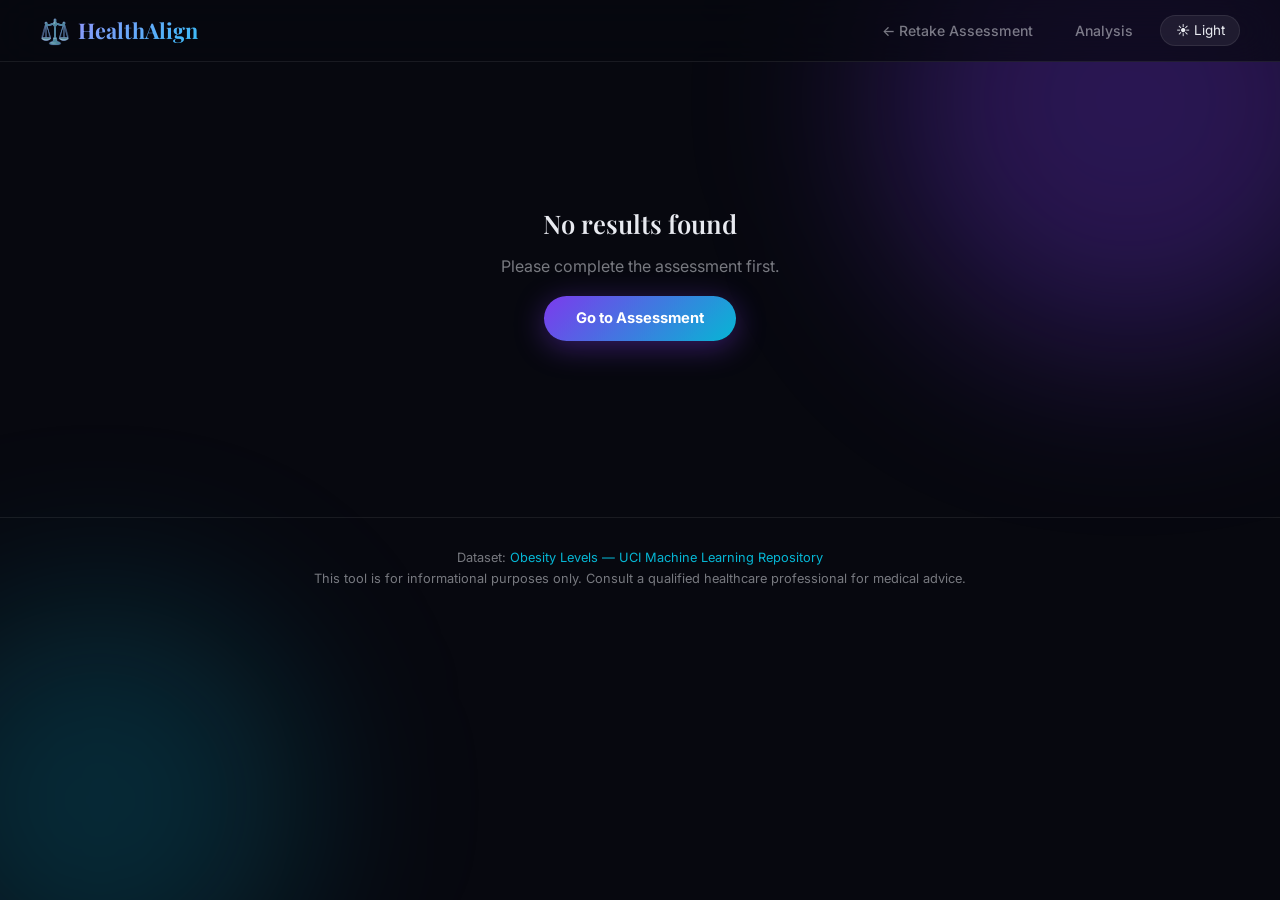
<file: templates/results.html>
<!DOCTYPE html>
<html lang="en" data-theme="dark">
<head>
<meta charset="UTF-8"/>
<meta name="viewport" content="width=device-width,initial-scale=1.0"/>
<title>Your Results — HealthAlign</title>
<link rel="preconnect" href="https://fonts.googleapis.com"/>
<link rel="preconnect" href="https://fonts.gstatic.com" crossorigin/>
<link href="https://fonts.googleapis.com/css2?family=Playfair+Display:ital,wght@0,500;0,600;0,700;0,800;1,500;1,600&family=Inter:wght@300;400;500;600;700&display=swap" rel="stylesheet"/>
<style>
:root{
  --bg:#07080f;--bg2:#0d0f1c;--bg3:#131628;
  --surface:rgba(255,255,255,0.04);--surface2:rgba(255,255,255,0.07);
  --border:rgba(255,255,255,0.08);
  --text:#e8eaf0;--muted:rgba(232,234,240,0.5);
  --accent:#7c3aed;--accent2:#06b6d4;--rose:#f43f5e;--gold:#f59e0b;--green:#10b981;
  --glow-v:rgba(124,58,237,0.3);--glow-c:rgba(6,182,212,0.2);
  --r:16px;--r2:24px;--r3:12px;
  --ease:cubic-bezier(0.16,1,0.3,1);
  --font-head:'Playfair Display',serif;--font-body:'Inter',sans-serif;
}
[data-theme="light"]{
  --bg:#f0f2ff;--bg2:#e8eaff;--bg3:#dde0ff;
  --surface:rgba(255,255,255,0.7);--surface2:rgba(255,255,255,0.9);
  --border:rgba(100,80,200,0.15);--text:#1a1030;--muted:rgba(26,16,48,0.55);
  --glow-v:rgba(124,58,237,0.1);--glow-c:rgba(6,182,212,0.08);
}
*,*::before,*::after{margin:0;padding:0;box-sizing:border-box}
html{scroll-behavior:smooth}
body{font-family:var(--font-body);background:var(--bg);color:var(--text);min-height:100vh;overflow-x:hidden;transition:background .4s,color .4s}
.orb{position:fixed;pointer-events:none;border-radius:50%;filter:blur(90px);animation:orbFloat 14s ease-in-out infinite;z-index:0}
.orb1{width:500px;height:500px;background:var(--glow-v);top:-150px;right:-100px;animation-delay:0s}
.orb2{width:400px;height:400px;background:var(--glow-c);bottom:-100px;left:-100px;animation-delay:-6s}
@keyframes orbFloat{0%,100%{transform:translate(0,0)}50%{transform:translate(25px,-35px)}}

/* NAV */
.nav{position:sticky;top:0;z-index:100;display:flex;justify-content:space-between;align-items:center;padding:.9rem 2.5rem;background:rgba(7,8,15,0.7);backdrop-filter:blur(24px);border-bottom:1px solid var(--border);transition:background .4s}
[data-theme="light"] .nav{background:rgba(240,242,255,0.75)}
.nav-logo{font-family:var(--font-head);font-weight:700;font-size:1.35rem;background:linear-gradient(135deg,#a78bfa,#38bdf8);-webkit-background-clip:text;-webkit-text-fill-color:transparent;background-clip:text;display:flex;align-items:center;gap:.5rem}
.nav-logo span{font-size:1.5rem;-webkit-text-fill-color:initial}
.nav-right{display:flex;gap:.8rem;align-items:center}
.nav-link{color:var(--muted);text-decoration:none;font-size:.88rem;font-weight:500;padding:.4rem .9rem;border-radius:99px;transition:all .25s}
.nav-link:hover{color:var(--text);background:var(--surface2)}
.theme-btn{background:var(--surface2);border:1px solid var(--border);color:var(--text);border-radius:99px;padding:.4rem .9rem;font-size:.84rem;cursor:pointer;transition:all .3s;font-family:var(--font-body)}
.theme-btn:hover{box-shadow:0 0 16px var(--glow-v)}

/* LAYOUT */
.page{max-width:920px;margin:0 auto;padding:3rem 1.5rem 5rem;position:relative;z-index:1}

/* HERO RESULT */
.result-hero{
  text-align:center;padding:3.5rem 2rem 3rem;
  background:var(--surface);border:1px solid var(--border);
  border-radius:28px;margin-bottom:2rem;
  backdrop-filter:blur(16px);position:relative;overflow:hidden;
}
.result-hero::before{
  content:'';position:absolute;inset:0;
  background:radial-gradient(ellipse at 50% 0%,var(--result-glow,rgba(124,58,237,.2)) 0%,transparent 70%);
  pointer-events:none;
}
.result-emoji{font-size:4rem;display:block;margin-bottom:1rem;animation:popIn .6s var(--ease) both}
@keyframes popIn{from{transform:scale(0.4);opacity:0}to{transform:scale(1);opacity:1}}
.result-level{
  font-family:var(--font-head);font-weight:700;
  font-size:clamp(2.1rem,5vw,3.4rem);line-height:1.2;
  letter-spacing:-0.01em;
  margin-bottom:.7rem;
}
.result-risk{
  display:inline-block;padding:.35rem 1.1rem;
  border-radius:99px;font-size:.78rem;font-weight:700;
  font-family:var(--font-body);
  letter-spacing:.08em;text-transform:uppercase;
  margin-bottom:1.3rem;
  border:1px solid var(--result-color,var(--accent));
  color:var(--result-color,var(--accent));
  background:var(--result-bg, rgba(124,58,237,0.12));
}
.result-bmi-row{
  display:flex;gap:2rem;justify-content:center;
  flex-wrap:wrap;margin-bottom:1.5rem;
}
.bmi-pill{
  background:var(--bg3);border:1px solid var(--border);
  border-radius:var(--r);padding:.9rem 1.6rem;text-align:center;
  min-width:120px;
}
.bmi-num{font-family:var(--font-head);font-weight:700;font-size:1.9rem;background:linear-gradient(135deg,#a78bfa,#38bdf8);-webkit-background-clip:text;-webkit-text-fill-color:transparent;background-clip:text}
.bmi-lab{font-family:var(--font-body);font-size:.74rem;color:var(--muted);margin-top:.25rem;letter-spacing:.06em;text-transform:uppercase;font-weight:600}
.result-verdict{
  font-family:var(--font-body);
  font-size:1.08rem;color:var(--muted);line-height:1.8;
  max-width:600px;margin:0 auto;font-weight:400;
}

/* CONFIDENCE CHART */
.conf-card{background:var(--surface);border:1px solid var(--border);border-radius:var(--r2);padding:1.8rem 2rem;margin-bottom:2rem;backdrop-filter:blur(12px)}
.sec-title{font-family:var(--font-body);font-weight:700;font-size:1.05rem;margin-bottom:1.2rem;display:flex;align-items:center;gap:.6rem;letter-spacing:-0.01em}
.sec-title::after{content:'';flex:1;height:1px;background:linear-gradient(90deg,var(--border),transparent)}
.bars{display:flex;flex-direction:column;gap:.75rem}
.bar-row{display:grid;grid-template-columns:180px 1fr 54px;align-items:center;gap:.8rem}
@media(max-width:560px){.bar-row{grid-template-columns:120px 1fr 44px}}
.bar-name{font-size:.82rem;color:var(--muted);white-space:nowrap;overflow:hidden;text-overflow:ellipsis}
.bar-track{height:8px;background:var(--border);border-radius:99px;overflow:hidden}
.bar-fill{height:100%;border-radius:99px;background:linear-gradient(90deg,var(--accent),var(--accent2));width:0;transition:width 1s var(--ease)}
.bar-fill.high{background:linear-gradient(90deg,#a78bfa,#38bdf8)}
.bar-pct{font-size:.82rem;font-weight:700;color:var(--accent2);text-align:right}

/* RECOMMENDATIONS */
.recs-section{margin-bottom:2rem}
.recs-intro{font-size:.95rem;color:var(--muted);line-height:1.7;margin-bottom:1.5rem;background:var(--surface);border:1px solid var(--border);border-radius:var(--r);padding:1.2rem 1.5rem;backdrop-filter:blur(12px)}
.recs-grid{display:grid;grid-template-columns:repeat(auto-fill,minmax(380px,1fr));gap:1.2rem}
@media(max-width:600px){.recs-grid{grid-template-columns:1fr}}

.rec-card{
  background:var(--surface);border:1px solid var(--border);
  border-radius:var(--r2);padding:1.5rem 1.6rem;
  backdrop-filter:blur(12px);
  transition:border-color .3s,box-shadow .3s,transform .3s var(--ease);
  opacity:0;transform:translateY(20px);
}
.rec-card.visible{opacity:1;transform:none}
.rec-card:hover{border-color:rgba(124,58,237,.4);box-shadow:0 0 32px var(--glow-v);transform:translateY(-3px)}
.rec-header{display:flex;align-items:flex-start;gap:.9rem;margin-bottom:1rem}
.rec-icon{font-size:1.8rem;flex-shrink:0;width:44px;height:44px;display:flex;align-items:center;justify-content:center;background:var(--bg3);border-radius:12px}
.rec-title{font-family:var(--font-body);font-weight:700;font-size:1rem;line-height:1.3;color:var(--text)}
.rec-steps{list-style:none;display:flex;flex-direction:column;gap:.6rem}
.rec-steps li{
  font-size:.87rem;color:var(--muted);line-height:1.6;
  padding-left:1.2rem;position:relative;
}
.rec-steps li::before{
  content:'→';position:absolute;left:0;
  color:var(--accent2);font-size:.8rem;top:.05em;
}

/* LIFESTYLE TABLE */
.lifestyle-card{background:var(--surface);border:1px solid var(--border);border-radius:var(--r2);padding:1.8rem 2rem;margin-bottom:2rem;backdrop-filter:blur(12px)}
.lf-table{width:100%;border-collapse:collapse;font-size:.88rem}
.lf-table th{text-align:left;color:var(--muted);font-weight:600;font-size:.75rem;letter-spacing:.08em;text-transform:uppercase;padding:.5rem .8rem;border-bottom:1px solid var(--border)}
.lf-table td{padding:.75rem .8rem;border-bottom:1px solid rgba(255,255,255,0.04);color:var(--text);vertical-align:top}
.lf-table tr:last-child td{border-bottom:none}
.lf-table tr:hover td{background:var(--surface2)}
.badge{display:inline-block;padding:.2rem .65rem;border-radius:99px;font-size:.72rem;font-weight:700;letter-spacing:.04em}
.badge-good{background:rgba(16,185,129,.15);color:#34d399;border:1px solid rgba(16,185,129,.2)}
.badge-warn{background:rgba(245,158,11,.12);color:#fbbf24;border:1px solid rgba(245,158,11,.2)}
.badge-bad{background:rgba(244,63,94,.12);color:#f87171;border:1px solid rgba(244,63,94,.2)}

/* OFFICIAL PLANS */
.plans-card{background:var(--surface);border:1px solid var(--border);border-radius:var(--r2);padding:1.8rem 2rem;margin-bottom:2rem;backdrop-filter:blur(12px)}
.plans-grid{display:grid;grid-template-columns:1fr 1fr;gap:1.2rem}
@media(max-width:640px){.plans-grid{grid-template-columns:1fr}}
.plan-block{background:var(--bg3);border:1px solid var(--border);border-radius:var(--r);padding:1.3rem 1.4rem}
.plan-block h4{font-family:var(--font-body);font-weight:700;font-size:.95rem;margin-bottom:.9rem;display:flex;align-items:center;gap:.5rem;color:var(--text)}
.plan-block ul{list-style:none;display:flex;flex-direction:column;gap:.55rem}
.plan-block li{font-size:.84rem;color:var(--muted);padding-left:1.1rem;position:relative;line-height:1.55}
.plan-block li::before{content:'•';position:absolute;left:0;color:var(--accent2)}

/* ACTIONS */
.actions{display:flex;gap:1rem;flex-wrap:wrap;justify-content:center;margin-top:2.5rem}
.btn{display:inline-flex;align-items:center;gap:.5rem;padding:.85rem 2rem;border-radius:99px;font-size:.92rem;font-weight:700;font-family:var(--font-body);cursor:pointer;text-decoration:none;transition:all .3s var(--ease);border:none}
.btn-primary{background:linear-gradient(135deg,#7c3aed,#06b6d4);color:#fff;box-shadow:0 6px 30px rgba(124,58,237,.4)}
.btn-primary:hover{transform:translateY(-3px);box-shadow:0 12px 40px rgba(124,58,237,.55)}
.btn-secondary{background:var(--surface2);color:var(--text);border:1px solid var(--border)}
.btn-secondary:hover{border-color:var(--accent);box-shadow:0 0 20px var(--glow-v)}

footer{text-align:center;padding:2rem;color:var(--muted);font-size:.8rem;border-top:1px solid var(--border);position:relative;z-index:1}
footer span{color:var(--accent2)}

/* DISCLAIMER */
.disclaimer{background:rgba(245,158,11,.06);border:1px solid rgba(245,158,11,.15);border-radius:var(--r);padding:1rem 1.3rem;font-size:.82rem;color:var(--muted);line-height:1.6;margin-bottom:2rem}
.disclaimer strong{color:var(--gold)}

/* no-data fallback */
.no-data{text-align:center;padding:6rem 2rem;color:var(--muted)}
.no-data h2{font-family:var(--font-head);font-weight:600;margin-bottom:1rem;font-size:1.6rem;color:var(--text)}
</style>
</head>
<body>
<div class="orb orb1"></div>
<div class="orb orb2"></div>

<nav class="nav">
  <div class="nav-logo"><span>⚖️</span> HealthAlign</div>
  <div class="nav-right">
    <a href="/" class="nav-link">← Retake Assessment</a>
    <a href="/analysis" class="nav-link">Analysis</a>
    <button class="theme-btn" id="themeBtn">☀️ Light</button>
  </div>
</nav>

<div class="page" id="pageContent">
  <div class="no-data" id="noData" style="display:none">
    <h2>No results found</h2>
    <p>Please complete the assessment first.</p>
    <br/>
    <a href="/" class="btn btn-primary">Go to Assessment</a>
  </div>
  <!-- content injected by JS -->
</div>

<footer>
  <p>Dataset: <span>Obesity Levels — UCI Machine Learning Repository</span></p>
  <p style="margin-top:.4rem">This tool is for informational purposes only. Consult a qualified healthcare professional for medical advice.</p>
</footer>

<script>
/* THEME */
const root = document.documentElement;
const themeBtn = document.getElementById('themeBtn');
const page = document.getElementById('pageContent');
let dark = localStorage.getItem('theme') !== 'light';
function applyTheme(d){ root.setAttribute('data-theme',d?'dark':'light'); themeBtn.textContent=d?'☀️ Light':'🌙 Dark'; localStorage.setItem('theme',d?'dark':'light'); }
applyTheme(dark);
themeBtn.addEventListener('click',()=>{dark=!dark;applyTheme(dark);});

/* LOAD DATA executes at the bottom of this script, after all
   data and functions below are fully declared. See end of file. */

/* OBESITY LEVEL METADATA */
const OB = {
  0:{verdict:"Your weight is below the healthy range. While this may not seem alarming, being underweight can carry its own health risks — including weakened immunity, bone density loss, and nutritional deficiencies. It is worth speaking to a healthcare professional about reaching a healthy weight through a nourishing diet.",glow:"rgba(56,189,248,0.25)",textColor:"#38bdf8",bg:"rgba(56,189,248,0.12)"},
  1:{verdict:"Your results indicate a healthy weight range. This is a meaningful achievement and reflects positively on your daily habits. Maintaining this requires consistent effort — keep prioritising balanced nutrition, regular physical activity, and adequate sleep.",glow:"rgba(52,211,153,0.25)",textColor:"#34d399",bg:"rgba(52,211,153,0.12)"},
  2:{verdict:"Your results place you in the Overweight Level I category. This is a moderate signal from your body that some lifestyle adjustments would be beneficial. You are not far from the healthy range, and targeted changes to your diet and activity levels can make a significant difference.",glow:"rgba(251,191,36,0.25)",textColor:"#fbbf24",bg:"rgba(251,191,36,0.12)"},
  3:{verdict:"Your results indicate Overweight Level II. At this stage, the additional weight begins to place measurable strain on your cardiovascular system, joints, and metabolic function. A structured approach to nutrition and exercise, ideally with professional support, is strongly recommended.",glow:"rgba(249,115,22,0.2)",textColor:"#f97316",bg:"rgba(249,115,22,0.12)"},
  4:{verdict:"Your results reflect Obesity Type I. This classification carries elevated health risks including hypertension, type 2 diabetes, and sleep apnea. This is a serious but very manageable condition. Professional guidance from a physician or registered dietitian is strongly advised.",glow:"rgba(248,113,113,0.2)",textColor:"#f87171",bg:"rgba(248,113,113,0.12)"},
  5:{verdict:"Your results reflect Obesity Type II, which is associated with significantly elevated risk of serious health conditions. We urge you to consult with a qualified healthcare provider as a priority. The recommendations below are starting points, but professional medical supervision is essential.",glow:"rgba(239,68,68,0.2)",textColor:"#ef4444",bg:"rgba(239,68,68,0.12)"},
  6:{verdict:"Your results reflect Obesity Type III (also called severe or morbid obesity). This classification requires immediate and sustained medical attention. Please consult a physician as soon as possible. The lifestyle steps below may support your journey, but they must work alongside clinical care — not replace it.",glow:"rgba(220,38,38,0.2)",textColor:"#dc2626",bg:"rgba(220,38,38,0.12)"},
};

/* Fallback for any unexpected index value */
const OB_FALLBACK = {
  verdict:"We were able to generate your prediction, but could not match it to a known category. Please retake the assessment or contact support if this persists.",
  glow:"rgba(124,58,237,0.2)", textColor:"#7c3aed", bg:"rgba(124,58,237,0.12)"
};

/* PLAN DATA keyed by index */
function getPlans(idx, userInputs){
  // Diet plans from NHS, WHO, Academy of Nutrition and Dietetics guidelines
  const plans = {
    diet:[],lifestyle:[]
  };

  if(idx <= 1){
    plans.diet = [
      "Follow a balanced diet with all five food groups represented at every main meal.",
      "Prioritise whole grains, lean proteins (chicken, fish, legumes), and healthy fats (avocado, nuts, olive oil).",
      "Eat at regular intervals — breakfast, lunch, and dinner — to maintain stable blood sugar.",
      "Include calcium-rich foods (dairy or fortified alternatives) and iron-rich foods for bone and energy health.",
      "Limit ultra-processed snacks, but do not restrict calories unnecessarily.",
    ];
    plans.lifestyle = [
      "Maintain your current exercise routine of at least 150 minutes of moderate activity weekly (NHS guidelines).",
      "Prioritise 7 to 9 hours of quality sleep each night — sleep directly influences appetite hormones.",
      "Manage stress through mindfulness, journalling, or social activity, as chronic stress affects weight.",
      "Schedule annual health check-ups to track cholesterol, blood pressure, and blood glucose.",
    ];
  } else if(idx <= 3){
    plans.diet = [
      "Adopt a Mediterranean-style diet: vegetables, legumes, whole grains, fish, and olive oil (WHO-recommended for weight management).",
      "Reduce portion sizes by 10 to 15 percent — use a smaller plate to make this feel natural.",
      "Limit added sugars to under 25g per day (WHO 2023 guideline): cut soft drinks, biscuits, and flavoured yoghurts.",
      "Include at least 400g of fruit and vegetables daily across your meals (WHO recommendation).",
      "Prioritise protein at every meal (eggs, legumes, lean meat, Greek yoghurt) — it reduces hunger more than carbohydrates or fat.",
      "Avoid eating within 2 hours of bedtime — late-night eating is associated with increased fat storage.",
    ];
    plans.lifestyle = [
      "Target a daily deficit of 300 to 500 calories through a combination of diet and exercise — this achieves safe weight loss of 0.5 kg per week (NHS).",
      "Begin with 30 minutes of brisk walking, 5 days a week, and increase intensity gradually.",
      "Introduce strength training 2 days per week — muscle mass raises your resting metabolism.",
      "Use the NHS Weight Loss Plan app or a registered dietitian for structured support.",
      "Reduce screen-based sedentary time — break up sitting every 45 to 60 minutes.",
      "Track your meals for at least 2 weeks to understand your true caloric intake.",
    ];
  } else {
    plans.diet = [
      "Consult a Registered Dietitian Nutritionist (RDN) for a personalised meal plan — self-directed restriction at this stage can be counterproductive.",
      "Follow a structured low-calorie diet of 1,200 to 1,500 kcal per day (women) or 1,500 to 1,800 kcal (men) under medical supervision (Academy of Nutrition and Dietetics).",
      "Eliminate liquid calories — sugary drinks, alcohol, and juice can account for 500+ kcal per day.",
      "Eat protein at every meal: aim for 1.2 to 1.6g per kg of your target body weight daily.",
      "Focus on volumetrics: high-fibre, high-water-content foods (soups, salads, vegetables) that fill you up with fewer calories.",
      "Avoid fad diets — evidence consistently shows they cause short-term loss and long-term rebound (British Dietetic Association).",
    ];
    plans.lifestyle = [
      "Seek a referral to a structured weight management programme such as NHS Tier 3 or equivalent in your region.",
      "Start with low-impact exercise: swimming, cycling, or water aerobics reduce joint strain while burning calories.",
      "Build to 300 minutes of moderate activity per week (WHO recommendation for obesity management).",
      "Consider Cognitive Behavioural Therapy (CBT) for eating — emotional eating is a significant driver at this stage.",
      "Monitor blood pressure, blood glucose, and cholesterol regularly with your GP.",
      "Sleep apnea screening is recommended at this BMI level — poor sleep dramatically worsens obesity outcomes.",
    ];
  }
  return plans;
}

function getBadge(val, type){
  const good = '<span class="badge badge-good">Good</span>';
  const warn = '<span class="badge badge-warn">Improve</span>';
  const bad  = '<span class="badge badge-bad">Concern</span>';
  if(val === undefined || val === null) return '';
  if(type==='favc') return val==='no'?good:warn;
  if(type==='water'){ const n=parseFloat(val); if(isNaN(n)) return ''; return n>=2?good:(n>=1?warn:bad); }
  if(type==='exercise'){ const n=parseFloat(val); if(isNaN(n)) return ''; return n>=3?good:(n>=1?warn:bad); }
  if(type==='smoke') return val==='no'?good:bad;
  if(type==='alcohol') return (val==='no'||val==='sometimes')?good:(val==='frequently'?warn:bad);
  if(type==='screen'){ const n=parseFloat(val); if(isNaN(n)) return ''; return n<=3?good:(n<=6?warn:bad); }
  if(type==='scc') return val==='yes'?good:warn;
  return '';
}

function buildPage(D){
  if(!D || !D.prediction) throw new Error('Malformed result data — missing prediction object.');

  const idx = D.prediction.index;
  const meta = OB[idx] || OB_FALLBACK;
  const recs = Array.isArray(D.recommendations) ? D.recommendations : [];
  const probs = D.probabilities || {};
  const bmi = D.bmi != null ? D.bmi : '—';
  const u = D.user_inputs || {};
  const plans = getPlans(idx, u);

  let html = '';

  // ── HERO ──
  html += `
  <div class="result-hero" style="--result-glow:${meta.glow};--result-color:${D.prediction.color || meta.textColor};--result-bg:${meta.bg}">
    <span class="result-emoji">${D.prediction.emoji || '📊'}</span>
    <div class="result-level" style="color:${D.prediction.color || meta.textColor}">${D.prediction.name || 'Result'}</div>
    <div class="result-risk">${D.prediction.risk || ''}</div>
    <div class="result-bmi-row">
      <div class="bmi-pill"><div class="bmi-num">${bmi}</div><div class="bmi-lab">BMI</div></div>
      <div class="bmi-pill"><div class="bmi-num">${D.weight_kg ?? '—'}<span style="font-size:.9rem">kg</span></div><div class="bmi-lab">Weight</div></div>
      <div class="bmi-pill"><div class="bmi-num">${D.height_m ?? '—'}<span style="font-size:.9rem">m</span></div><div class="bmi-lab">Height</div></div>
    </div>
    <p class="result-verdict">${meta.verdict}</p>
  </div>`;

  // ── DISCLAIMER ──
  html += `<div class="disclaimer"><strong>Important:</strong> This assessment is generated by a machine learning model trained on population data. It is a screening tool, not a clinical diagnosis. Please consult a qualified healthcare professional before making significant changes to your diet, exercise regimen, or medical treatment.</div>`;

  // ── CONFIDENCE ──
  html += `<div class="conf-card"><div class="sec-title">📊 Prediction Confidence</div><div class="bars" id="barsWrap"></div></div>`;

  // ── LIFESTYLE SNAPSHOT ──
  const lf = [
    {label:"High-Calorie Foods", val: u.FAVC==='yes'?'Frequently consumed':'Avoids them', badge: getBadge(u.FAVC,'favc')},
    {label:"Daily Water Intake", val: (u.CH2O ?? '—')+' litres', badge: getBadge(u.CH2O,'water')},
    {label:"Exercise Frequency", val: (u.FAF ?? '—')+' days/week', badge: getBadge(u.FAF,'exercise')},
    {label:"Smoking", val: u.SMOKE==='yes'?'Yes':'No', badge: getBadge(u.SMOKE,'smoke')},
    {label:"Alcohol Consumption", val: u.CALC || '—', badge: getBadge(u.CALC,'alcohol')},
    {label:"Screen Time", val: (u.TUE ?? '—')+' hrs/day', badge: getBadge(u.TUE,'screen')},
    {label:"Calorie Tracking", val: u.SCC==='yes'?'Yes':'No', badge: getBadge(u.SCC,'scc')},
    {label:"Transport", val: (u.MTRANS||'').replace(/_/g,' ')||'—', badge:''},
  ];

  html += `<div class="lifestyle-card">
    <div class="sec-title">🔍 Your Lifestyle Snapshot</div>
    <table class="lf-table">
      <thead><tr><th>Factor</th><th>Your Input</th><th>Status</th></tr></thead>
      <tbody>
        ${lf.map(r=>`<tr><td>${r.label}</td><td>${r.val}</td><td>${r.badge}</td></tr>`).join('')}
      </tbody>
    </table>
  </div>`;

  // ── OFFICIAL PLANS ──
  html += `<div class="plans-card">
    <div class="sec-title">📋 Evidence-Based Action Plan</div>
    <div class="plans-grid">
      <div class="plan-block">
        <h4>🥗 Dietary Plan</h4>
        <ul>${plans.diet.map(s=>`<li>${s}</li>`).join('')}</ul>
      </div>
      <div class="plan-block">
        <h4>🏃 Lifestyle Plan</h4>
        <ul>${plans.lifestyle.map(s=>`<li>${s}</li>`).join('')}</ul>
      </div>
    </div>
    <p style="margin-top:1rem;font-size:.78rem;color:var(--muted)">Sources: NHS UK Weight Management Guidelines, WHO Global Action Plan on Physical Activity 2018, Academy of Nutrition and Dietetics Evidence-Based Nutrition Practice Guidelines, British Dietetic Association.</p>
  </div>`;

  // ── PERSONALISED RECS ──
  html += `<div class="recs-section">
    <div class="sec-title" style="margin-bottom:1rem">
      💡 Personalised Recommendations
      <div style="flex:1;height:1px;background:linear-gradient(90deg,var(--border),transparent)"></div>
    </div>
    <div class="recs-intro">These steps are tailored to the specific habits and choices you shared in your assessment. They are not generic. Start with whichever feels most manageable — small, consistent changes compound into lasting results.</div>
    <div class="recs-grid" id="recsGrid"></div>
  </div>`;

  // ── ACTIONS ──
  html += `<div class="actions">
    <a href="/" class="btn btn-secondary">← Retake Assessment</a>
    <a href="/analysis" class="btn btn-primary">View Full Analysis →</a>
  </div>`;

  page.innerHTML = html;

  // ── INJECT BARS ──
  const barsWrap = document.getElementById('barsWrap');
  const sorted = Object.entries(probs).sort((a,b)=>b[1]-a[1]);
  if(sorted.length === 0){
    barsWrap.innerHTML = '<p style="font-size:.85rem;color:var(--muted)">Confidence data unavailable.</p>';
  } else {
    sorted.forEach(([name,pct]) => {
      const row = document.createElement('div');
      row.className = 'bar-row';
      const isMain = name === D.prediction.name;
      row.innerHTML = `
        <div class="bar-name" title="${name}">${name}</div>
        <div class="bar-track"><div class="bar-fill${isMain?' high':''}" data-w="${pct}"></div></div>
        <div class="bar-pct">${pct}%</div>`;
      barsWrap.appendChild(row);
    });
    requestAnimationFrame(()=>{
      document.querySelectorAll('.bar-fill').forEach(b=>{
        setTimeout(()=>{ b.style.width = b.dataset.w+'%'; }, 200);
      });
    });
  }

  // ── INJECT REC CARDS ──
  const grid = document.getElementById('recsGrid');
  if(recs.length === 0){
    grid.innerHTML = '<p style="font-size:.9rem;color:var(--muted)">No specific recommendations were generated.</p>';
  } else {
    recs.forEach((rec,i)=>{
      const card = document.createElement('div');
      card.className = 'rec-card';
      card.innerHTML = `
        <div class="rec-header">
          <div class="rec-icon">${rec.icon || '💡'}</div>
          <div class="rec-title">${rec.title || ''}</div>
        </div>
        <ul class="rec-steps">${(rec.steps||[]).map(s=>`<li>${s}</li>`).join('')}</ul>`;
      grid.appendChild(card);
      setTimeout(()=>{ card.classList.add('visible'); }, i*80+300);
    });
  }
}

/* ══════════════════════════════════════════════════
   LOAD DATA — runs LAST, after OB, OB_FALLBACK, getPlans,
   getBadge, and buildPage are all fully declared above.
══════════════════════════════════════════════════ */
const raw = sessionStorage.getItem('healthResult');

if(!raw){
  document.getElementById('noData').style.display='block';
} else {
  try {
    const D = JSON.parse(raw);
    buildPage(D);
  } catch(err) {
    console.error('Failed to render results:', err);
    page.innerHTML = `
      <div class="no-data" style="display:block">
        <h2>Something went wrong displaying your results</h2>
        <p>Please retake the assessment. If this keeps happening, check the browser console for details.</p>
        <p style="margin-top:.6rem;font-size:.75rem;color:var(--muted)">${(err && err.message) ? err.message : ''}</p>
        <br/>
        <a href="/" class="btn btn-primary">Go to Assessment</a>
      </div>`;
  }
}
</script>
</body>
</html>
</file>
